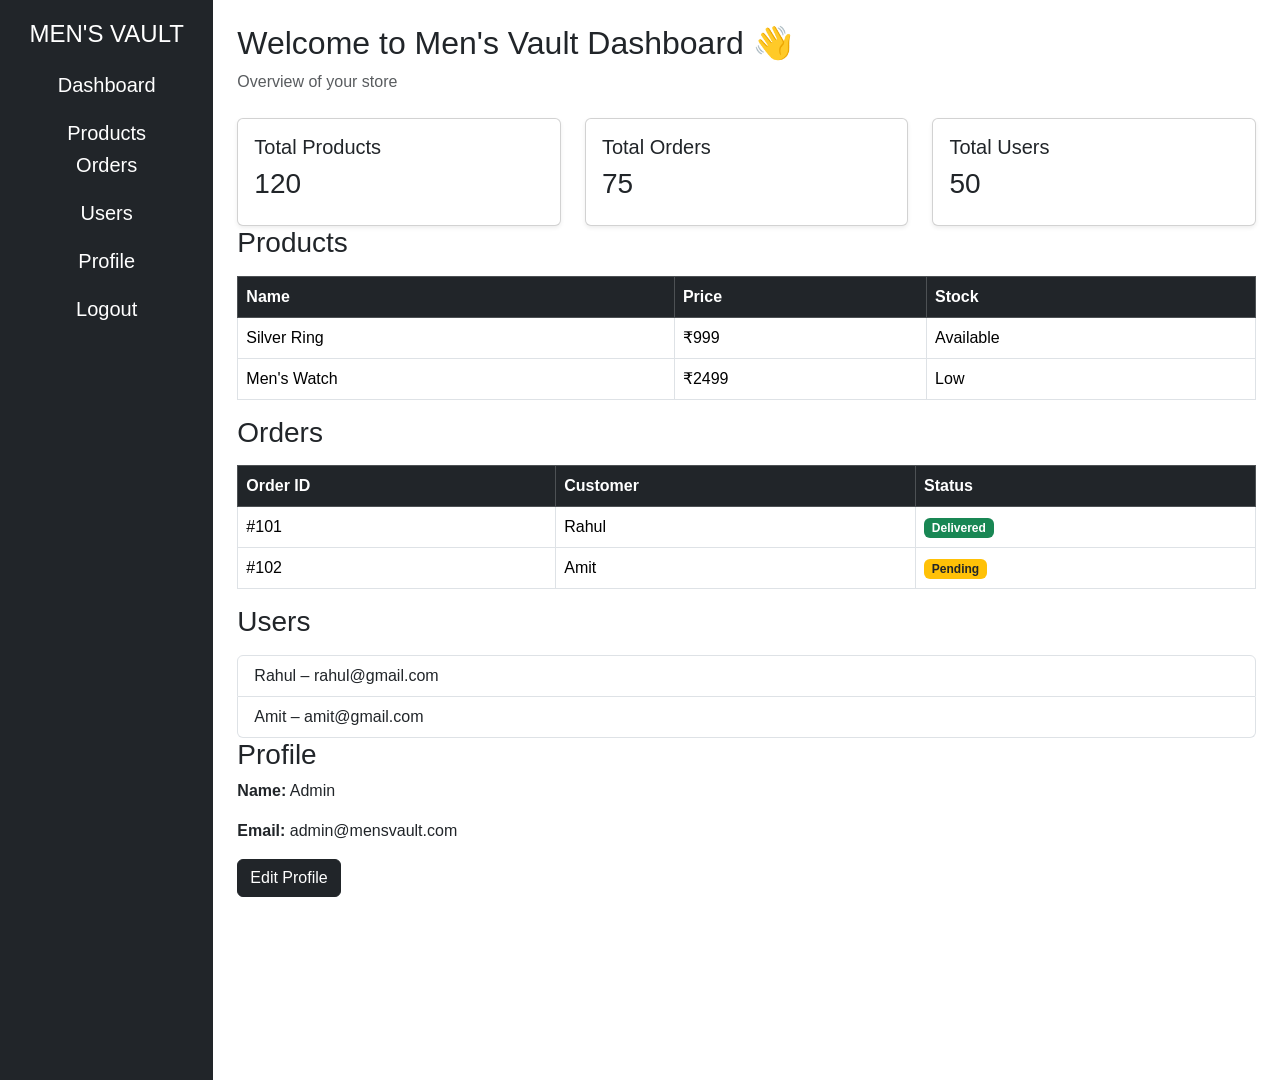
<file: Admin/Dashboard.html>
<!DOCTYPE html>
<html lang="en">

<head>
    <meta charset="UTF-8">
    <meta name="viewport" content="width=device-width, initial-scale=1.0">
    <title>Document</title>
    <link href="https://cdn.jsdelivr.net/npm/bootstrap@5.0.2/dist/css/bootstrap.min.css" rel="stylesheet"
        integrity="sha384-EVSTQN3/azprG1Anm3QDgpJLIm9Nao0Yz1ztcQTwFspd3yD65VohhpuuCOmLASjC" crossorigin="anonymous">
    <link rel="stylesheet" href="Dashboard.css">
</head>
<body>
    <div class="container-fluid">
  <div class="row">

    <!-- SIDEBAR -->
    <div class="col-md-2 sidebar">
      <h4 class="text-center mb-4">MEN'S VAULT</h4>
      <h5 class="text-center mb-4">Dashboard</h5>
      <h5 class="text-center mb">Products</h5>
      <h5 class="text-center mb-4">Orders</h5>
      <h5 class="text-center mb-4">Users</h5>
      <h5 class="text-center mb-4">Profile</h5>
      <h5 class="text-center mb-4">Logout</h5>
    </div>

    <!-- MAIN CONTENT -->
    <div class="col-md-10 p-4">

      <!-- DASHBOARD -->
      <div id="dashboard" class="content-section active">
        <h2>Welcome to Men's Vault Dashboard 👋</h2>
        <p class="text-muted">Overview of your store</p>

        <div class="row mt-4">
          <div class="col-md-4">
            <div class="card shadow-sm">
              <div class="card-body">
                <h5>Total Products</h5>
                <h3>120</h3>
              </div>
            </div>
          </div>

          <div class="col-md-4">
            <div class="card shadow-sm">
              <div class="card-body">
                <h5>Total Orders</h5>
                <h3>75</h3>
              </div>
            </div>
          </div>

          <div class="col-md-4">
            <div class="card shadow-sm">
              <div class="card-body">
                <h5>Total Users</h5>
                <h3>50</h3>
              </div>
            </div>
          </div>
        </div>
      </div>

      <!-- PRODUCTS -->
      <div id="products" class="content-section active">
        <h3>Products</h3>
        <table class="table table-bordered mt-3">
          <thead class="table-dark">
            <tr>
              <th>Name</th>
              <th>Price</th>
              <th>Stock</th>
            </tr>
          </thead>
          <tbody>
            <tr>
              <td>Silver Ring</td>
              <td>₹999</td>
              <td>Available</td>
            </tr>
            <tr>
              <td>Men's Watch</td>
              <td>₹2499</td>
              <td>Low</td>
            </tr>
          </tbody>
        </table>
      </div>

      <!-- ORDERS -->
      <div id="orders" class="content-section active">
        <h3>Orders</h3>
        <table class="table table-bordered mt-3">
          <thead class="table-dark">
            <tr>
              <th>Order ID</th>
              <th>Customer</th>
              <th>Status</th>
            </tr>
          </thead>
          <tbody>
            <tr>
              <td>#101</td>
              <td>Rahul</td>
              <td><span class="badge bg-success">Delivered</span></td>
            </tr>
            <tr>
              <td>#102</td>
              <td>Amit</td>
              <td><span class="badge bg-warning text-dark">Pending</span></td>
            </tr>
          </tbody>
        </table>
      </div>

      <!-- USERS -->
      <div id="users" class="content-section active">
        <h3>Users</h3>
        <ul class="list-group mt-3">
          <li class="list-group-item">Rahul – rahul@gmail.com</li>
          <li class="list-group-item">Amit – amit@gmail.com</li>
        </ul>
      </div>

      <!-- PROFILE -->
      <div id="profile" class="content-section active">
        <h3>Profile</h3>
        <p><strong>Name:</strong> Admin</p>
        <p><strong>Email:</strong> admin@mensvault.com</p>
        <button class="btn btn-dark">Edit Profile</button>
      </div>

    </div>
  </div>
</div>

</body>
</html>
</file>
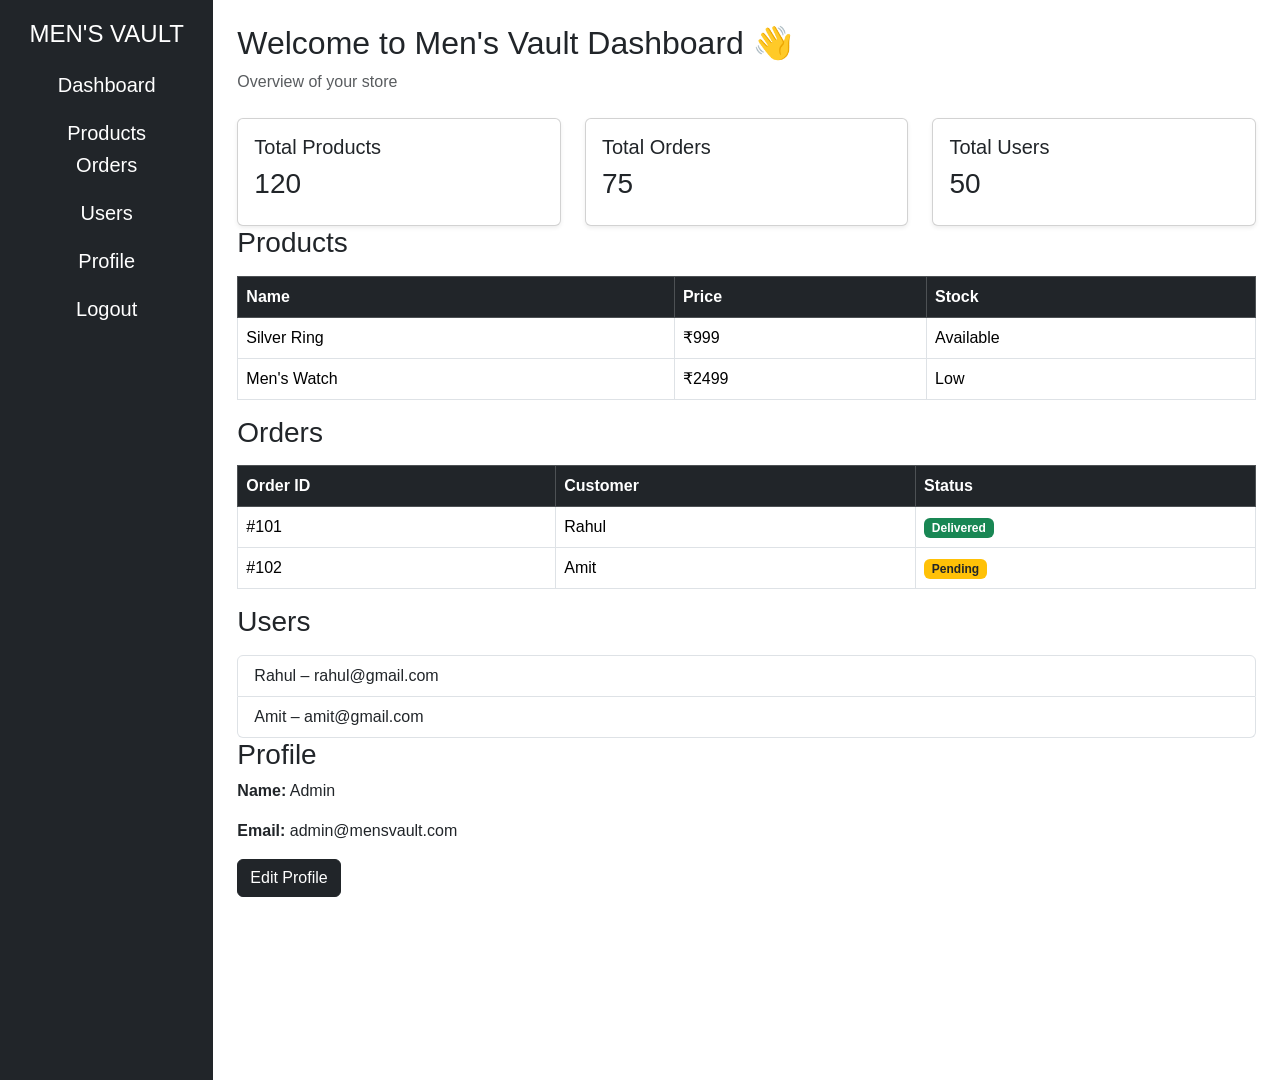
<file: Admin/dashboard.html>
<!DOCTYPE html>
<html lang="en">

<head>
    <meta charset="UTF-8">
    <meta name="viewport" content="width=device-width, initial-scale=1.0">
    <title>Document</title>
    <link href="https://cdn.jsdelivr.net/npm/bootstrap@5.0.2/dist/css/bootstrap.min.css" rel="stylesheet"
        integrity="sha384-EVSTQN3/azprG1Anm3QDgpJLIm9Nao0Yz1ztcQTwFspd3yD65VohhpuuCOmLASjC" crossorigin="anonymous">
    <link rel="stylesheet" href="dashboard.css">
</head>
<body>
    <div class="container-fluid">
  <div class="row">

    <!-- SIDEBAR -->
    <div class="col-md-2 sidebar">
      <h4 class="text-center mb-4">MEN'S VAULT</h4>
      <h5 class="text-center mb-4">Dashboard</h5>
      <h5 class="text-center mb">Products</h5>
      <h5 class="text-center mb-4">Orders</h5>
      <h5 class="text-center mb-4">Users</h5>
      <h5 class="text-center mb-4">Profile</h5>
      <h5 class="text-center mb-4">Logout</h5>
    </div>

    <!-- MAIN CONTENT -->
    <div class="col-md-10 p-4">

      <!-- DASHBOARD -->
      <div id="dashboard" class="content-section active">
        <h2>Welcome to Men's Vault Dashboard 👋</h2>
        <p class="text-muted">Overview of your store</p>

        <div class="row mt-4">
          <div class="col-md-4">
            <div class="card shadow-sm">
              <div class="card-body">
                <h5>Total Products</h5>
                <h3>120</h3>
              </div>
            </div>
          </div>

          <div class="col-md-4">
            <div class="card shadow-sm">
              <div class="card-body">
                <h5>Total Orders</h5>
                <h3>75</h3>
              </div>
            </div>
          </div>

          <div class="col-md-4">
            <div class="card shadow-sm">
              <div class="card-body">
                <h5>Total Users</h5>
                <h3>50</h3>
              </div>
            </div>
          </div>
        </div>
      </div>

      <!-- PRODUCTS -->
      <div id="products" class="content-section active">
        <h3>Products</h3>
        <table class="table table-bordered mt-3">
          <thead class="table-dark">
            <tr>
              <th>Name</th>
              <th>Price</th>
              <th>Stock</th>
            </tr>
          </thead>
          <tbody>
            <tr>
              <td>Silver Ring</td>
              <td>₹999</td>
              <td>Available</td>
            </tr>
            <tr>
              <td>Men's Watch</td>
              <td>₹2499</td>
              <td>Low</td>
            </tr>
          </tbody>
        </table>
      </div>

      <!-- ORDERS -->
      <div id="orders" class="content-section active">
        <h3>Orders</h3>
        <table class="table table-bordered mt-3">
          <thead class="table-dark">
            <tr>
              <th>Order ID</th>
              <th>Customer</th>
              <th>Status</th>
            </tr>
          </thead>
          <tbody>
            <tr>
              <td>#101</td>
              <td>Rahul</td>
              <td><span class="badge bg-success">Delivered</span></td>
            </tr>
            <tr>
              <td>#102</td>
              <td>Amit</td>
              <td><span class="badge bg-warning text-dark">Pending</span></td>
            </tr>
          </tbody>
        </table>
      </div>

      <!-- USERS -->
      <div id="users" class="content-section active">
        <h3>Users</h3>
        <ul class="list-group mt-3">
          <li class="list-group-item">Rahul – rahul@gmail.com</li>
          <li class="list-group-item">Amit – amit@gmail.com</li>
        </ul>
      </div>

      <!-- PROFILE -->
      <div id="profile" class="content-section active">
        <h3>Profile</h3>
        <p><strong>Name:</strong> Admin</p>
        <p><strong>Email:</strong> admin@mensvault.com</p>
        <button class="btn btn-dark">Edit Profile</button>
      </div>

    </div>
  </div>
</div>

</body>
</html>
</file>
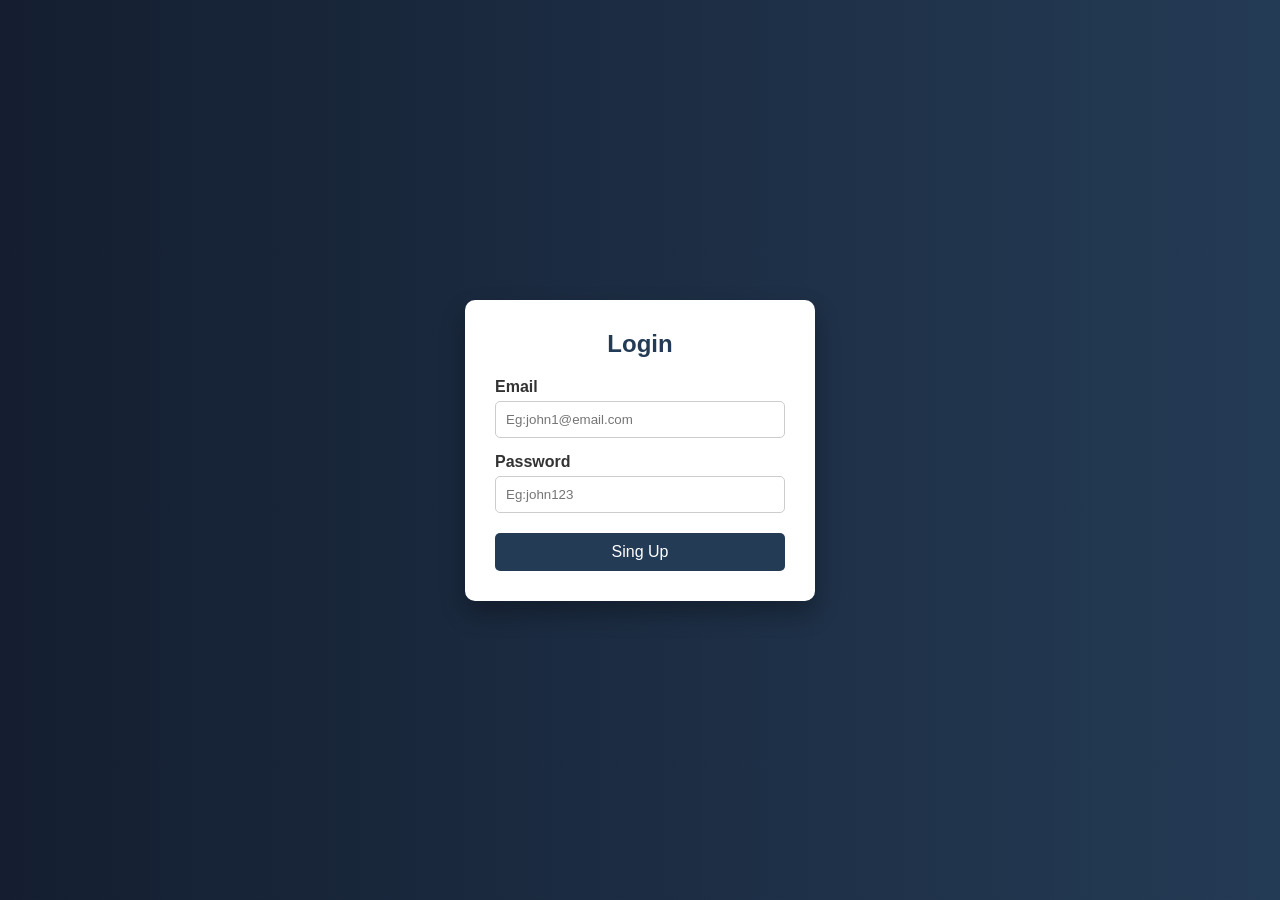
<file: Authentication/Login.html>
<!DOCTYPE html>
<html lang="en">
<head>
    <meta charset="UTF-8">
    <meta name="viewport" content="width=device-width, initial-scale=1.0">
    <title>Document</title>
    <link rel="stylesheet" href="Login.css">
</head>
<body>
    <section class="mydata">
        <h1>Login</h1>
        <form class="myform">
        <label><i class="fa-solid fa-envelope"></i>Email</label>
        <input type="text" id='loginEmail' placeholder="Eg:john1@email.com" required/>
        <label><i class="fa-solid fa-lock"></i>Password</label>
        <input type="text" id="loginPassword" placeholder="Eg:john123" required/>
        </form>
        <form action="signup.html">
            <button type="submit" class="btn">Sing Up</button>
        </form>
    </section>

</body>
</html>
</file>
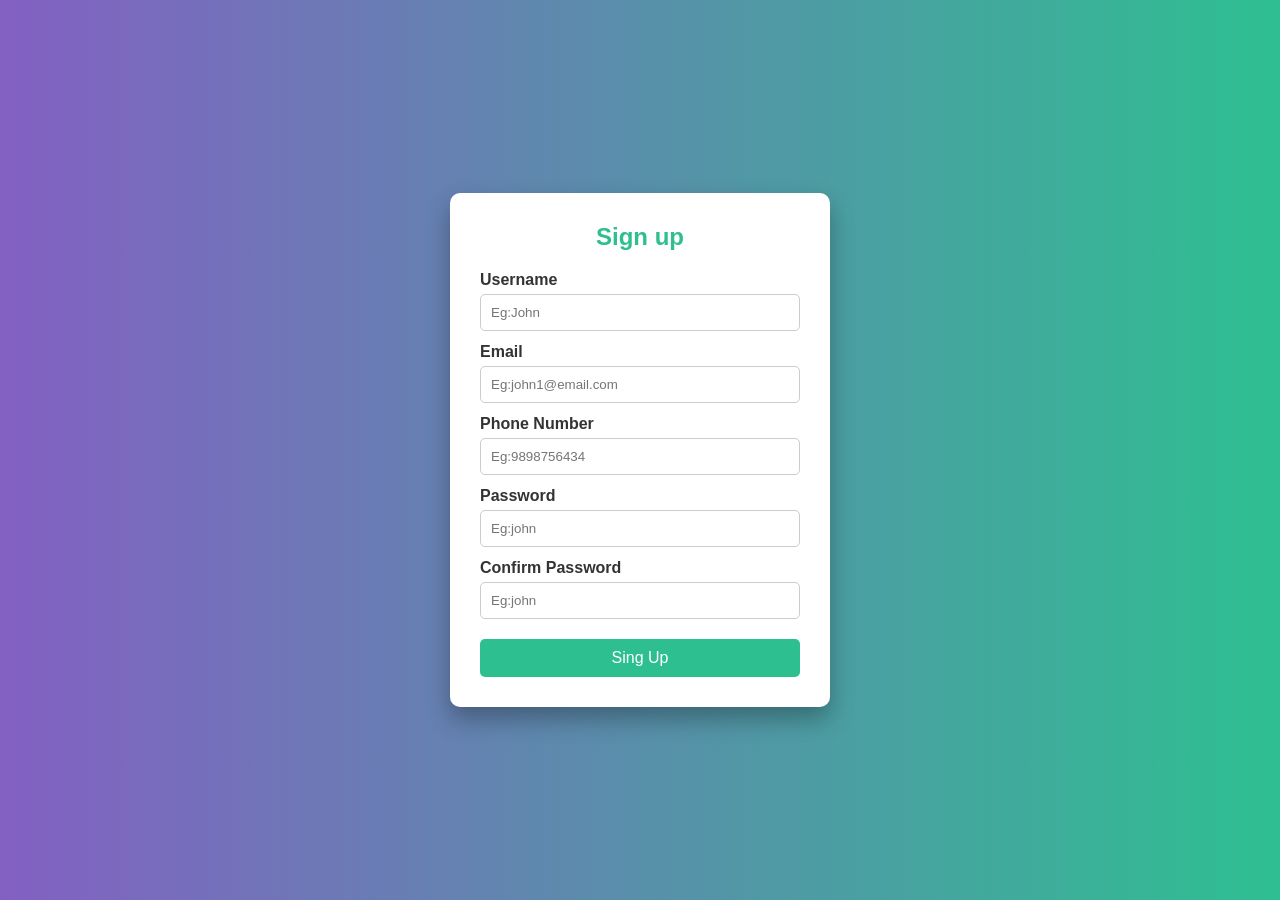
<file: Authentication/Sign up.html>
<!DOCTYPE html>
<html lang="en">
<head>
    <meta charset="UTF-8">
    <meta name="viewport" content="width=device-width, initial-scale=1.0">
    <title>Document</title>
    <link rel="stylesheet" href="Sign up.css">
</head>
<body>
    <section class="mydata">
        <h1>Sign up</h1>
        <form class="myform">
            <label><i class="fa-solid fa-circle-user"></i>Username</label>
        <input type="text" id='username' placeholder="Eg:John" required/>
            <label><i class="fa-solid fa-envelope"></i>Email</label>
        <input type="text" id='signupEmail' placeholder="Eg:john1@email.com" required/>
            <label><i class="fa-solid fa-phone"></i>Phone Number</label>
        <input type="text" id='ph_no' placeholder="Eg:9898756434" required/>
            <label><i class="fa-solid fa-lock"></i>Password</label>
        <input type="text" id="signupPassword" placeholder="Eg:john" required/>
            <label>Confirm Password</label>
        <input type="password" id='cpassword' placeholder="Eg:john" required/>
        </form>
        <form action="Admin/Products/Dashboard.html">
            <button type="submit" class="btn">Sing Up</button>
        </form>
    </section>
</body>
</html>
</file>
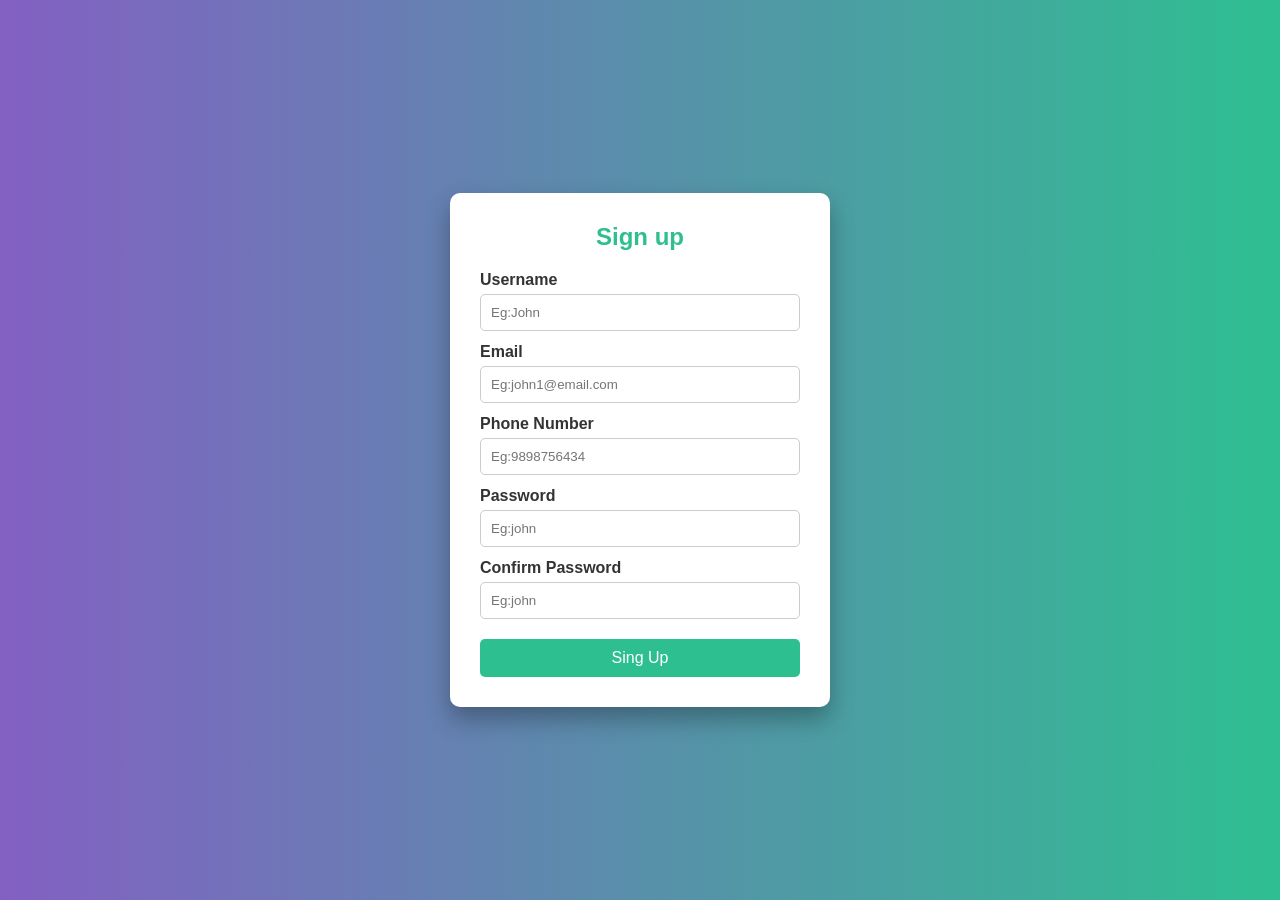
<file: Authentication/signup.html>
<!DOCTYPE html>
<html lang="en">
<head>
    <meta charset="UTF-8">
    <meta name="viewport" content="width=device-width, initial-scale=1.0">
    <title>Document</title>
    <link rel="stylesheet" href="signup.css">
</head>
<body>
    <section class="mydata">
        <h1>Sign up</h1>
        <form class="myform">
            <label><i class="fa-solid fa-circle-user"></i>Username</label>
        <input type="text" id='username' placeholder="Eg:John" required/>
            <label><i class="fa-solid fa-envelope"></i>Email</label>
        <input type="text" id='signupEmail' placeholder="Eg:john1@email.com" required/>
            <label><i class="fa-solid fa-phone"></i>Phone Number</label>
        <input type="text" id='ph_no' placeholder="Eg:9898756434" required/>
            <label><i class="fa-solid fa-lock"></i>Password</label>
        <input type="text" id="signupPassword" placeholder="Eg:john" required/>
            <label>Confirm Password</label>
        <input type="password" id='cpassword' placeholder="Eg:john" required/>
        </form>
        <form action="../Admin/dashboard.html">
            <button type="submit" class="btn">Sing Up</button>
        </form>
    </section>
</body>
</html>
</file>
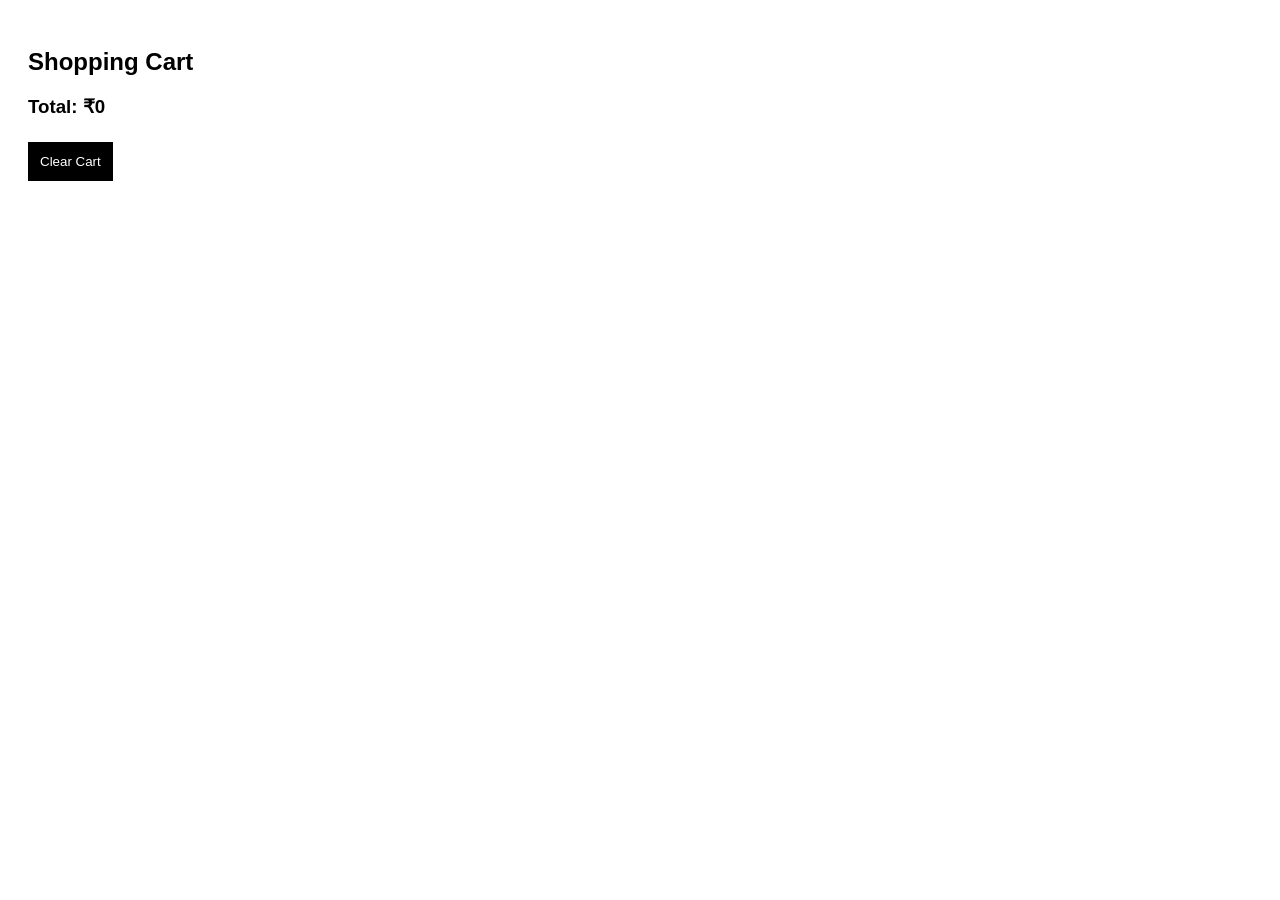
<file: Admin/Products/cart.html>
<!DOCTYPE html>
<html lang="en">

<head>
    <meta charset="UTF-8">
    <meta name="viewport" content="width=device-width, initial-scale=1.0">
    <title>My cart</title>
   <!DOCTYPE html>
    <link rel="stylesheet" href="cart.css">
</head>
<body>

<h2>Shopping Cart</h2>

<div id="cart-items"></div>

<h3>Total: ₹<span id="totalPrice">0</span></h3>

<button class="clear-btn" onclick="clearCart()">Clear Cart</button>

<script src="cart.js"></script>
<script>
    displayCart();
</script>

</body>
</html>
</file>
<file: Admin/Dashboard.css>
body {
  margin: 0;
  font-family: Arial, sans-serif;
}

.sidebar {
  height: 120vh;
  background-color: #212529;
  color: white;
  padding: 20px;
}

.sidebar a {
  display: block;
  padding: 10px;
  color: white;
  text-decoration: none;
  cursor: pointer;
}

.sidebar a:hover {
  background-color: #343a40;
}

.content-section {
  display: none;
}

.content-section.active {
  display: block;
}
</file>
<file: Admin/dashboard.css>
body {
  margin: 0;
  font-family: Arial, sans-serif;
}

.sidebar {
  height: 120vh;
  background-color: #212529;
  color: white;
  padding: 20px;
}

.sidebar a {
  display: block;
  padding: 10px;
  color: white;
  text-decoration: none;
  cursor: pointer;
}

.sidebar a:hover {
  background-color: #343a40;
}

.content-section {
  display: none;
}

.content-section.active {
  display: block;
}
</file>
<file: Authentication/Login.css>
* {
    margin:0;
    padding:0;
    box-sizing: border-box;
    font-family: Arial,sans-serif;
}

body {
    height: 100vh;
    background: linear-gradient(to right,#141e30,#243b55);
    display: flex;
    justify-content: center;
    align-items: center;
}

.mydata{
    background: #ffffff;
    padding: 30px;
    width: 350px;
    border-radius: 10px;
    box-shadow: 0 12px 25px rgba(0,0,0,0.3);
}
.mydata h1{
    text-align: center;
    margin-bottom: 20px;
    color: #243b55;
}

.myform label{
    display:block;
    margin-top: 15px;
    font-weight: bold;
    color:#333;
}

.myform input{
    width:100%;
    padding:10px;
    margin-top: 5px;
    border-radius: 5px;
    border:1px solid #ccc;
}

.btn{
    width:100%;
    margin-top: 20px;
    padding:10px;
    background:#243b55;
    color:white;
    border:none;
    border-radius: 5px;
    font-size: 16px;
    cursor:pointer;
}

.btn:hover{
    background: #141e30;
}
</file>
<file: Authentication/Sign up.css>
* {
    margin:0;
    padding:0;
    box-sizing: border-box;
    font-family: Arial,sans-serif;
}

body {
    min-height: 100vh;
    background: linear-gradient(to right, #8360c3, #2ebf91);
    display: flex;
    justify-content: center;
    align-items: center;
}

.mydata{
    background: #fff;
    padding:30px;
    width: 380px;
    border-radius: 10px;
    box-shadow: 0 12px 25px rgba(0,0,0,0.3);
}

.mydata h1{
    text-align: center;
    margin-bottom: 20px;
    color: #2ebf91;
}

.myform label{
    display:block;
    margin-top: 12px;
    font-weight: bold;
    color:#333;
}

.myform input{
    width:100%;
    padding:10px;
    margin-top: 5px;
    border-radius: 5px;
    border:1px solid #ccc;
}

.btn{
    width:100%;
    margin-top: 20px;
    padding:10px;
    background: #2ebf91;
    color:white;
    border:none;
    border-radius: 5px;
    font-size: 16px;
    cursor:pointer;
}

.btn:hover{
    background: #249d78;
}
</file>
<file: Authentication/signup.css>
* {
    margin:0;
    padding:0;
    box-sizing: border-box;
    font-family: Arial,sans-serif;
}

body {
    min-height: 100vh;
    background: linear-gradient(to right, #8360c3, #2ebf91);
    display: flex;
    justify-content: center;
    align-items: center;
}

.mydata{
    background: #fff;
    padding:30px;
    width: 380px;
    border-radius: 10px;
    box-shadow: 0 12px 25px rgba(0,0,0,0.3);
}

.mydata h1{
    text-align: center;
    margin-bottom: 20px;
    color: #2ebf91;
}

.myform label{
    display:block;
    margin-top: 12px;
    font-weight: bold;
    color:#333;
}

.myform input{
    width:100%;
    padding:10px;
    margin-top: 5px;
    border-radius: 5px;
    border:1px solid #ccc;
}

.btn{
    width:100%;
    margin-top: 20px;
    padding:10px;
    background: #2ebf91;
    color:white;
    border:none;
    border-radius: 5px;
    font-size: 16px;
    cursor:pointer;
}

.btn:hover{
    background: #249d78;
}
</file>
<file: Admin/Products/cart.css>
body {
    font-family: Arial;
    padding: 20px;
}

#cart-items div {
    border: 1px solid #ccc;
    padding: 10px;
    margin: 10px;
}

img {
    width: 100px;
    height: 100px;
}
button{
    padding:12px 12px;
    border:none;
    cursor:pointer;
    margin-top: 5px;
}
.remove-btn{
    background-color: red;
    color: white;
    float:right;
}
.clear-btn{
    background-color: black;
    color: white;
}
</file>
